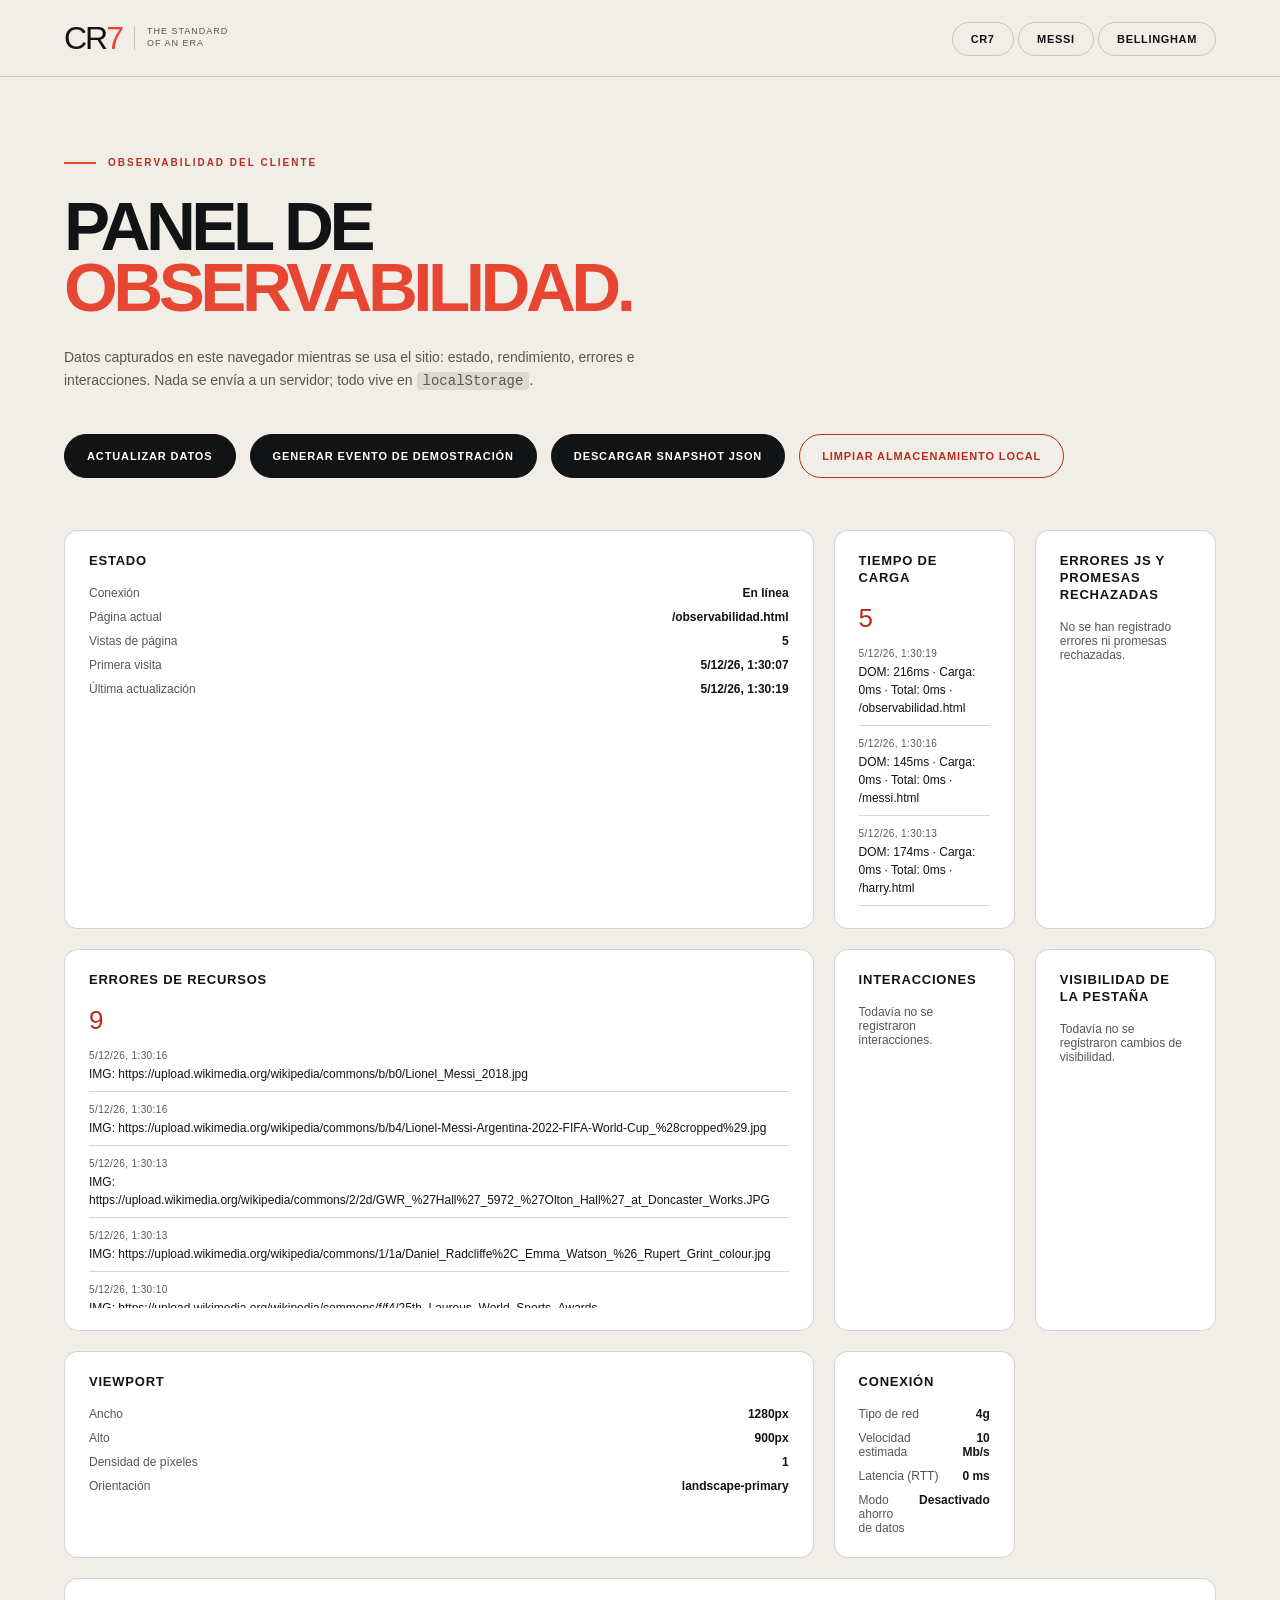
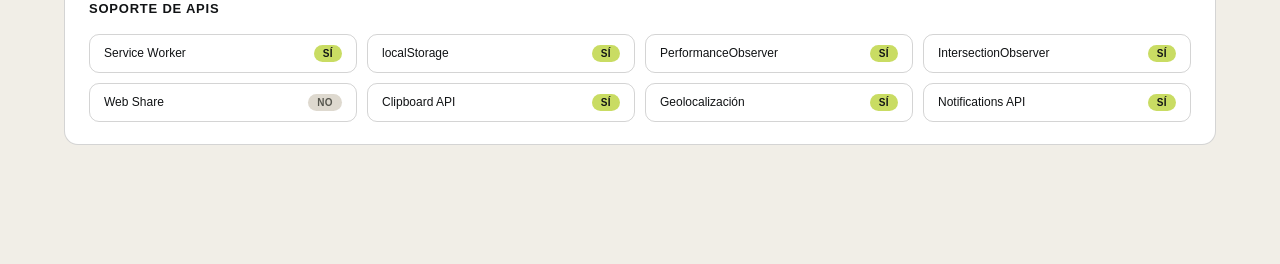
<file: observabilidad.html>
<!doctype html>
<html lang="es">
<head>
  <meta charset="UTF-8">
  <meta name="viewport" content="width=device-width, initial-scale=1.0">
  <meta name="description" content="Panel de observabilidad del sitio CR7: estado, rendimiento, errores e interacciones registrados en el navegador.">
  <title>CR7 | Panel de observabilidad</title>
  <link rel="stylesheet" href="styles.css">
  <link rel="stylesheet" href="observabilidad.css">
  <script src="script.js" defer></script>
  <script src="observabilidad.js" defer></script>
</head>
<body class="obs-body">
  <a class="skip-link" href="#obs-main">Saltar al contenido principal</a>

  <header class="obs-header">
    <a class="brand" href="index.html" aria-label="CR7, volver al sitio principal">
      <span class="brand-mark">CR<span>7</span></span>
      <span class="brand-label">The standard<br>of an era</span>
    </a>
    <nav class="obs-nav" aria-label="Navegación del proyecto">
      <a class="obs-back" href="index.html">CR7</a>
      <a class="obs-back" href="messi.html">Messi</a>
      <a class="obs-back" href="bellingham.html">Bellingham</a>
    </nav>
  </header>

  <main id="obs-main" class="obs-main">
    <div class="obs-intro">
      <p class="eyebrow"><span class="eyebrow-line"></span> Observabilidad del cliente</p>
      <h1>Panel de<br><em>observabilidad.</em></h1>
      <p class="obs-description">Datos capturados en este navegador mientras se usa el sitio: estado, rendimiento, errores e interacciones. Nada se envía a un servidor; todo vive en <code>localStorage</code>.</p>
    </div>

    <div class="obs-toolbar" role="group" aria-label="Acciones del panel">
      <button type="button" class="obs-action" id="obs-refresh">Actualizar datos</button>
      <button type="button" class="obs-action" id="obs-demo">Generar evento de demostración</button>
      <button type="button" class="obs-action" id="obs-download">Descargar snapshot JSON</button>
      <button type="button" class="obs-action obs-action-danger" id="obs-clear">Limpiar almacenamiento local</button>
    </div>
    <p class="obs-status" id="obs-status-message" role="status" aria-live="polite"></p>

    <div class="obs-grid">
      <section class="obs-card" aria-labelledby="obs-h-status">
        <h2 id="obs-h-status">Estado</h2>
        <dl class="obs-deflist" id="obs-status"></dl>
      </section>

      <section class="obs-card" aria-labelledby="obs-h-load">
        <h2 id="obs-h-load">Tiempo de carga</h2>
        <div id="obs-load"></div>
      </section>

      <section class="obs-card" aria-labelledby="obs-h-errors">
        <h2 id="obs-h-errors">Errores JS y promesas rechazadas</h2>
        <div id="obs-errors"></div>
      </section>

      <section class="obs-card" aria-labelledby="obs-h-resource-errors">
        <h2 id="obs-h-resource-errors">Errores de recursos</h2>
        <div id="obs-resource-errors"></div>
      </section>

      <section class="obs-card" aria-labelledby="obs-h-interactions">
        <h2 id="obs-h-interactions">Interacciones</h2>
        <div id="obs-interactions"></div>
      </section>

      <section class="obs-card" aria-labelledby="obs-h-visibility">
        <h2 id="obs-h-visibility">Visibilidad de la pestaña</h2>
        <div id="obs-visibility"></div>
      </section>

      <section class="obs-card" aria-labelledby="obs-h-viewport">
        <h2 id="obs-h-viewport">Viewport</h2>
        <dl class="obs-deflist" id="obs-viewport"></dl>
      </section>

      <section class="obs-card" aria-labelledby="obs-h-connection">
        <h2 id="obs-h-connection">Conexión</h2>
        <dl class="obs-deflist" id="obs-connection"></dl>
      </section>

      <section class="obs-card obs-card-wide" aria-labelledby="obs-h-api">
        <h2 id="obs-h-api">Soporte de APIs</h2>
        <ul class="obs-api-list" id="obs-api-support"></ul>
      </section>
    </div>
  </main>
</body>
</html>
</file>
<file: styles.css>
:root {
  --ink: #111315;
  --paper: #f1eee7;
  --paper-deep: #ded9cf;
  --red: #e74632;
  --red-dark: #b82d20;
  --lime: #c9dc63;
  --muted: #57574f;
  --line: rgba(17, 19, 21, .18);
  --display: "Archivo Black", Impact, sans-serif;
  --body: "DM Sans", Helvetica, sans-serif;
}

* { box-sizing: border-box; }
html { scroll-behavior: smooth; }
body { margin: 0; background: var(--paper); color: var(--ink); font-family: var(--body); }
img { display: block; width: 100%; }
a { color: inherit; text-decoration: none; }
button { color: inherit; font: inherit; }

.skip-link { background: var(--ink); border-radius: 4px; color: #fff; font-size: 12px; font-weight: 700; left: 12px; letter-spacing: .04em; padding: 14px 18px; position: absolute; top: -60px; transition: top .2s ease; z-index: 20; }
.skip-link:focus-visible { top: 12px; }

:focus-visible { outline: 2px solid var(--red-dark); outline-offset: 3px; }

.site-header { align-items: center; border-bottom: 1px solid var(--line); display: flex; justify-content: space-between; padding: 22px 5vw; position: absolute; top: 0; width: 100%; z-index: 5; }
.brand { align-items: center; display: flex; gap: 12px; }
.brand-mark { font: 32px/1 var(--display); letter-spacing: -2px; }
.brand-mark span { color: var(--red); }
.brand-label { border-left: 1px solid var(--line); color: var(--muted); font-size: 9px; letter-spacing: .11em; line-height: 1.3; padding-left: 12px; text-transform: uppercase; }
.main-nav { display: flex; gap: 34px; margin-left: auto; margin-right: 42px; }
.main-nav a, .header-cta { font-size: 11px; font-weight: 700; letter-spacing: .08em; text-transform: uppercase; }
.main-nav a { color: var(--muted); transition: color .2s ease; }
.main-nav a:hover { color: var(--red-dark); }
.header-cta { align-items: center; display: flex; gap: 10px; }
.header-cta span { color: var(--red-dark); font-size: 18px; }
.main-nav a, .header-cta, .back-top { position: relative; }
.main-nav a::after, .header-cta::after, .back-top::after { content: ""; inset: -10px -6px; position: absolute; }

.nav-toggle { align-items: center; background: none; border: 1px solid var(--line); border-radius: 10px; cursor: pointer; display: none; height: 44px; justify-content: center; width: 44px; }
.nav-toggle-icon, .nav-toggle-icon::before, .nav-toggle-icon::after { background: var(--ink); border-radius: 2px; content: ""; display: block; height: 2px; position: absolute; transition: transform .2s ease, opacity .2s ease, top .2s ease; width: 20px; }
.nav-toggle-icon { position: relative; }
.nav-toggle-icon::before { top: -6px; }
.nav-toggle-icon::after { top: 6px; }
.nav-toggle[aria-expanded="true"] .nav-toggle-icon { background: transparent; }
.nav-toggle[aria-expanded="true"] .nav-toggle-icon::before { top: 0; transform: rotate(45deg); }
.nav-toggle[aria-expanded="true"] .nav-toggle-icon::after { top: 0; transform: rotate(-45deg); }

.hero { background: var(--paper); display: grid; grid-template-columns: 48% 52%; min-height: 760px; overflow: hidden; padding-top: 93px; position: relative; }
.hero-copy { align-self: center; padding: 55px 5vw 105px 10vw; position: relative; z-index: 2; }
.eyebrow, .section-kicker { align-items: center; color: var(--red-dark); display: flex; font-size: 10px; font-weight: 700; gap: 12px; letter-spacing: .2em; text-transform: uppercase; }
.eyebrow-line { background: var(--red); display: inline-block; height: 2px; width: 32px; }
h1, h2 { font-family: var(--display); letter-spacing: -.065em; line-height: .88; margin: 28px 0; overflow-wrap: anywhere; text-transform: uppercase; }
h1 { font-size: clamp(4.5rem, 9.2vw, 9.5rem); text-wrap: balance; }
h1 em, h2 em { color: var(--red); font-style: normal; }
.hero-intro { color: var(--muted); font-size: 16px; line-height: 1.6; max-width: 355px; }
.hero-actions { align-items: center; display: flex; gap: 27px; margin-top: 38px; }
.button { align-items: center; display: inline-flex; font-size: 11px; font-weight: 700; gap: 24px; letter-spacing: .1em; padding: 16px 20px; text-transform: uppercase; }
.button-primary { background: var(--red-dark); color: #fff; transition: background .2s ease, transform .2s ease; }
.button-primary:hover { background: var(--ink); transform: translateY(-3px); }
.button-primary span { font-size: 18px; }
.hero-note { color: var(--muted); font-size: 10px; letter-spacing: .06em; line-height: 1.6; text-transform: uppercase; }
.hero-note strong { color: var(--ink); font-weight: 700; }
.hero-visual { background: var(--ink); min-height: 667px; overflow: hidden; position: relative; }
.hero-image-frame { height: 100%; margin-left: 9%; overflow: hidden; position: relative; width: 74%; }
.hero-image-frame::after { background: linear-gradient(180deg, transparent 50%, rgba(0,0,0,.45)); content: ""; inset: 0; position: absolute; }
.hero-image-frame img { height: 100%; object-fit: cover; object-position: 53% center; filter: saturate(.85); }
.image-tag { bottom: 27px; color: #fff; font-size: 10px; font-weight: 700; letter-spacing: .15em; position: absolute; right: 26px; z-index: 1; }
.hero-stamp { border: 2px solid var(--lime); color: var(--lime); font: 26px/1 var(--display); left: 1%; padding: 13px 11px 10px; position: absolute; text-align: center; top: 14%; transform: rotate(-12deg); z-index: 2; }
.hero-stamp span { font-family: var(--body); font-size: 10px; letter-spacing: .08em; }
.vertical-label { bottom: 21px; color: rgba(255,255,255,.45); font-size: 9px; letter-spacing: .2em; margin: 0; position: absolute; right: 5%; transform: rotate(-90deg) translateX(100%); transform-origin: right bottom; }
.hero-scroll { align-items: center; bottom: 39px; display: flex; font-size: 9px; gap: 12px; left: 10vw; letter-spacing: .14em; position: absolute; text-transform: uppercase; }
.hero-scroll span { background: var(--red); display: inline-block; height: 1px; width: 35px; }

.manifesto { background: var(--red); color: #fff; padding: 105px 12vw 100px; }
.section-kicker { color: var(--ink); }
.section-kicker span { background: currentColor; display: inline-block; height: 1px; opacity: .5; width: 42px; }
.manifesto blockquote { font: clamp(2.7rem, 5vw, 5.7rem)/.95 var(--display); letter-spacing: -.055em; margin: 40px 0 20px; max-width: 900px; text-transform: uppercase; }
.manifesto > p { color: var(--ink); font-size: 12px; font-weight: 700; letter-spacing: .08em; margin: 0; text-transform: uppercase; }

.section-shell { margin: 0 auto; max-width: 1280px; padding: 125px 5vw; }
.section-heading, .gallery-heading, .numbers-heading { display: flex; justify-content: space-between; }
h2 { font-size: clamp(3.5rem, 6.8vw, 7rem); margin: 26px 0 0; }
.section-description { align-self: end; color: var(--muted); font-size: 14px; line-height: 1.7; margin: 0 6% 8px 30px; max-width: 310px; }
.timeline { display: grid; grid-template-columns: repeat(4, 1fr); margin: 108px 0 0; position: relative; }
.timeline::before { background: var(--line); content: ""; height: 1px; left: 0; position: absolute; right: 0; top: 23px; }
.timeline-item { background: none; border: 0; cursor: pointer; display: flex; flex-direction: column; padding: 0; position: relative; text-align: left; }
.timeline-item:not(:last-child) { border-right: 1px solid var(--line); }
.timeline-year { color: var(--muted); font: 24px var(--display); letter-spacing: -.04em; margin-bottom: 19px; transition: color .2s; }
.timeline-dot { background: var(--paper); border: 1px solid var(--ink); border-radius: 50%; height: 9px; margin-bottom: 18px; position: relative; width: 9px; z-index: 1; }
.timeline-item.active .timeline-dot { background: var(--red); border-color: var(--red); box-shadow: 0 0 0 5px var(--paper); }
.timeline-item.active .timeline-year { color: var(--red); }
.timeline-club { color: var(--muted); font-size: 11px; font-weight: 700; letter-spacing: .1em; line-height: 1.5; text-transform: uppercase; }
.journey-detail { align-items: center; border-top: 1px solid var(--line); display: grid; gap: 32px; grid-template-columns: 100px 1fr 40px; margin-top: 70px; padding: 26px 0; }
.detail-number { color: var(--red); font: 40px var(--display); }
.detail-label { color: var(--red-dark); font-size: 10px; font-weight: 700; letter-spacing: .14em; margin: 0 0 9px; text-transform: uppercase; }
.detail-title, .journey-detail h3 { font: 27px var(--display); letter-spacing: -.04em; margin: 0 0 9px; text-transform: uppercase; }
.journey-detail p:last-child { color: var(--muted); font-size: 13px; line-height: 1.6; margin: 0; max-width: 590px; }
.detail-arrow { color: var(--red); font-size: 31px; justify-self: end; }

.numbers { background: var(--ink); color: #fff; }
.light { color: var(--lime); }
.numbers-heading { align-items: end; }
.numbers-heading p { color: rgba(255,255,255,.58); font-size: 14px; line-height: 1.7; margin: 0 7% 10px 30px; max-width: 360px; }
.stats-grid { border-bottom: 1px solid rgba(255,255,255,.18); border-top: 1px solid rgba(255,255,255,.18); display: grid; grid-template-columns: repeat(4, 1fr); margin-top: 85px; }
.stat-card { border-right: 1px solid rgba(255,255,255,.18); display: grid; grid-template-columns: 1fr 1fr; min-height: 205px; padding: 28px 20px 24px 0; }
.stat-card:first-child { padding-left: 0; }
.stat-card:last-child { border: 0; }
.stat-card strong { color: var(--lime); font: clamp(3.3rem, 5.5vw, 5.5rem) var(--display); letter-spacing: -.1em; line-height: .85; }
.stat-card sup { font-size: .35em; letter-spacing: 0; }
.stat-card span { font-size: 11px; font-weight: 700; letter-spacing: .08em; line-height: 1.4; text-transform: uppercase; }
.stat-card small { align-self: end; color: rgba(255,255,255,.55); font-size: 10px; grid-column: 2; line-height: 1.5; }

.gallery { padding-bottom: 70px; }
.gallery-heading p:last-child { align-self: end; color: var(--muted); font-size: 13px; line-height: 1.6; margin: 0 7% 5px 30px; max-width: 220px; }
.gallery-grid { display: grid; gap: 18px; grid-template-columns: 1.15fr .85fr; grid-template-rows: 300px 230px; margin-top: 80px; }
.gallery-card { background: var(--ink); margin: 0; overflow: hidden; position: relative; }
.gallery-card img { height: 100%; object-fit: cover; transition: transform .6s cubic-bezier(.2,.8,.2,1); }
.gallery-card:hover img { transform: scale(1.05); }
.gallery-card::after { background: linear-gradient(180deg, transparent 45%, rgba(0,0,0,.77)); content: ""; inset: 0; position: absolute; }
.gallery-card-large { grid-row: span 2; }
.gallery-card-large img { object-position: center 20%; }
.gallery-card-small img { object-position: center 22%; }
.gallery-card-wide img { object-position: center 25%; }
.gallery-card figcaption { bottom: 22px; color: #fff; display: grid; gap: 3px; grid-template-columns: 34px 1fr; left: 22px; position: absolute; right: 22px; z-index: 1; }
.gallery-card figcaption span { color: var(--lime); font-size: 10px; font-weight: 700; }
.gallery-card figcaption strong { font: 19px var(--display); letter-spacing: -.04em; text-transform: uppercase; }
.gallery-card figcaption small { color: rgba(255,255,255,.65); font-size: 10px; grid-column: 2; letter-spacing: .08em; text-transform: uppercase; }
.credits { color: var(--muted); font-size: 10px; margin: 22px 0 0; }
.site-footer { align-items: center; background: var(--paper-deep); display: flex; justify-content: space-between; padding: 34px 5vw; }
.site-footer p { color: var(--muted); font-size: 12px; line-height: 1.4; margin: 0; text-align: center; text-transform: uppercase; }
.site-footer p strong { color: var(--ink); }
.back-top { font-size: 10px; font-weight: 700; letter-spacing: .1em; text-transform: uppercase; }

@media (max-width: 800px) {
  .site-header { padding: 18px 6vw; }
  .nav-toggle { display: inline-flex; margin-left: auto; }
  .main-nav { display: flex; }
  .main-nav:not(.is-open) { display: none; }
  .main-nav.is-open { background: var(--paper); border-bottom: 1px solid var(--line); flex-direction: column; gap: 0; left: 0; margin: 0; padding: 6px 6vw 18px; position: absolute; right: 0; top: 100%; z-index: 6; }
  .main-nav.is-open a { border-bottom: 1px solid var(--line); padding: 16px 2px; }
  .header-cta { margin-left: 14px; }
  h2 { font-size: clamp(2.65rem, 12vw, 4.5rem); overflow-wrap: anywhere; }
  .hero { display: block; min-height: auto; padding-top: 85px; }
  .hero-copy { padding: 60px 8vw 65px; }
  h1 { font-size: clamp(4.3rem, 19vw, 7.2rem); }
  .hero-visual { min-height: 540px; }
  .hero-image-frame { margin-left: 8%; width: 80%; }
  .hero-stamp { left: 3%; top: 11%; }
  .hero-scroll { display: none; }
  .manifesto { padding: 78px 8vw; }
  .section-shell { padding: 82px 8vw; }
  .section-heading, .gallery-heading, .numbers-heading { display: block; }
  .section-description, .numbers-heading p, .gallery-heading p:last-child { margin: 28px 0 0; }
  .timeline { margin-top: 65px; }
  .timeline-year { font-size: 19px; }
  .timeline-club { font-size: 9px; }
  .journey-detail { gap: 18px; grid-template-columns: 45px 1fr 24px; margin-top: 55px; }
  .detail-number { font-size: 27px; }
  .journey-detail h3 { font-size: 21px; }
  .numbers-heading p { max-width: 430px; }
  .stats-grid { grid-template-columns: repeat(2, 1fr); margin-top: 55px; }
  .stat-card { min-height: 180px; }
  .stat-card:nth-child(2) { border-right: 0; }
  .stat-card:nth-child(-n+2) { border-bottom: 1px solid rgba(255,255,255,.18); }
  .stat-card:nth-child(3), .stat-card:nth-child(4) { padding-top: 27px; }
  .gallery-grid { display: block; margin-top: 52px; }
  .gallery-card { height: 330px; margin-bottom: 16px; }
  .gallery-card-small, .gallery-card-wide { height: 260px; }
  .site-footer { gap: 25px; padding: 30px 8vw; }
  .site-footer p { text-align: left; }
  .back-top { font-size: 9px; }
}

@media (max-width: 460px) {
  .brand-label { display: none; }
  .header-cta { font-size: 9px; }
  .hero-actions { align-items: flex-start; flex-direction: column; gap: 20px; }
  .hero-visual { min-height: 470px; }
  .hero-stamp { font-size: 20px; }
  .timeline { grid-template-columns: repeat(2, 1fr); row-gap: 34px; }
  .timeline::before { display: none; }
  .timeline-item:nth-child(2) { border-right: 0; }
  .timeline-item:nth-child(-n+2) { border-bottom: 1px solid var(--line); padding-bottom: 24px; }
  .timeline-dot { display: none; }
  .journey-detail { align-items: start; }
  .detail-arrow { display: none; }
  .journey-detail h3 { font-size: 18px; }
  .stat-card { display: block; min-height: 0; padding: 25px 12px 25px 0; }
  .stat-card strong, .stat-card span, .stat-card small { display: block; }
  .stat-card strong { margin-bottom: 17px; }
  .stat-card small { margin-top: 15px; }
  .site-footer { align-items: flex-start; flex-direction: column; }
}

@media (prefers-reduced-motion: reduce) {
  html { scroll-behavior: auto; }
  *, *::before, *::after {
    animation-duration: .01ms !important;
    animation-iteration-count: 1 !important;
    scroll-behavior: auto !important;
    transition-duration: .01ms !important;
  }
}
</file>
<file: observabilidad.css>
.obs-body { background: var(--paper); }

.obs-header { align-items: center; border-bottom: 1px solid var(--line); display: flex; justify-content: space-between; padding: 22px 5vw; }
.obs-back { border: 1px solid var(--line); border-radius: 999px; font-size: 11px; font-weight: 700; letter-spacing: .06em; padding: 10px 18px; text-transform: uppercase; transition: background .2s ease, color .2s ease; }
.obs-back:hover { background: var(--ink); color: #fff; }

.obs-main { margin: 0 auto; max-width: 1280px; padding: 70px 5vw 120px; }
.obs-intro h1 { font-size: clamp(2.6rem, 5.4vw, 4.4rem); }
.obs-description { color: var(--muted); font-size: 14px; line-height: 1.7; max-width: 620px; }
.obs-description code { background: var(--paper-deep); border-radius: 4px; padding: 1px 6px; }

.obs-toolbar { display: flex; flex-wrap: wrap; gap: 14px; margin: 40px 0 14px; }
.obs-action { background: var(--ink); border: 1px solid var(--ink); border-radius: 999px; color: #fff; cursor: pointer; font-size: 11px; font-weight: 700; letter-spacing: .08em; min-height: 44px; padding: 12px 22px; text-transform: uppercase; transition: background .2s ease, color .2s ease, transform .2s ease; }
.obs-action:hover { background: var(--red-dark); border-color: var(--red-dark); transform: translateY(-2px); }
.obs-action-danger { background: transparent; border-color: var(--red-dark); color: var(--red-dark); }
.obs-action-danger:hover { background: var(--red-dark); color: #fff; }

.obs-status { color: var(--muted); font-size: 12px; letter-spacing: .04em; min-height: 18px; }

.obs-grid { display: grid; gap: 20px; grid-template-columns: repeat(3, 1fr); margin-top: 20px; }
.obs-card { background: #fff; border: 1px solid var(--line); border-radius: 14px; padding: 22px 24px; }
.obs-card-wide { grid-column: 1 / -1; }
.obs-card h2 { font-family: var(--body); font-size: 13px; font-weight: 700; letter-spacing: .06em; line-height: 1.3; margin: 0 0 16px; text-transform: uppercase; }

.obs-deflist { display: grid; gap: 10px; margin: 0; }
.obs-deflist div { align-items: baseline; display: flex; gap: 10px; justify-content: space-between; }
.obs-deflist dt { color: var(--muted); font-size: 12px; }
.obs-deflist dd { font-size: 12px; font-weight: 700; margin: 0; text-align: right; }

.obs-empty { color: var(--muted); font-size: 12px; margin: 0; }

.obs-list { display: grid; gap: 10px; list-style: none; margin: 0; max-height: 260px; overflow-y: auto; padding: 0; }
.obs-list li { border-bottom: 1px solid var(--line); font-size: 12px; line-height: 1.5; padding-bottom: 8px; }
.obs-list li:last-child { border-bottom: 0; }
.obs-list time { color: var(--muted); display: block; font-size: 10px; letter-spacing: .04em; margin-bottom: 2px; text-transform: uppercase; }

.obs-count { color: var(--red-dark); font: 26px var(--display); margin: 0 0 12px; }

.obs-api-list { display: grid; gap: 10px; grid-template-columns: repeat(4, 1fr); list-style: none; margin: 0; padding: 0; }
.obs-api-item { align-items: center; border: 1px solid var(--line); border-radius: 10px; display: flex; font-size: 12px; gap: 8px; justify-content: space-between; padding: 10px 14px; }
.obs-api-badge { border-radius: 999px; font-size: 10px; font-weight: 700; letter-spacing: .04em; padding: 3px 9px; text-transform: uppercase; }
.obs-api-badge.is-yes { background: var(--lime); color: var(--ink); }
.obs-api-badge.is-no { background: var(--paper-deep); color: var(--muted); }

@media (max-width: 960px) {
  .obs-grid { grid-template-columns: repeat(2, 1fr); }
  .obs-api-list { grid-template-columns: repeat(2, 1fr); }
}

@media (max-width: 620px) {
  .obs-header { padding: 18px 6vw; }
  .obs-main { padding: 50px 6vw 90px; }
  .obs-grid { grid-template-columns: 1fr; }
  .obs-api-list { grid-template-columns: 1fr; }
  .obs-toolbar { flex-direction: column; }
  .obs-action { width: 100%; }
}
</file>
